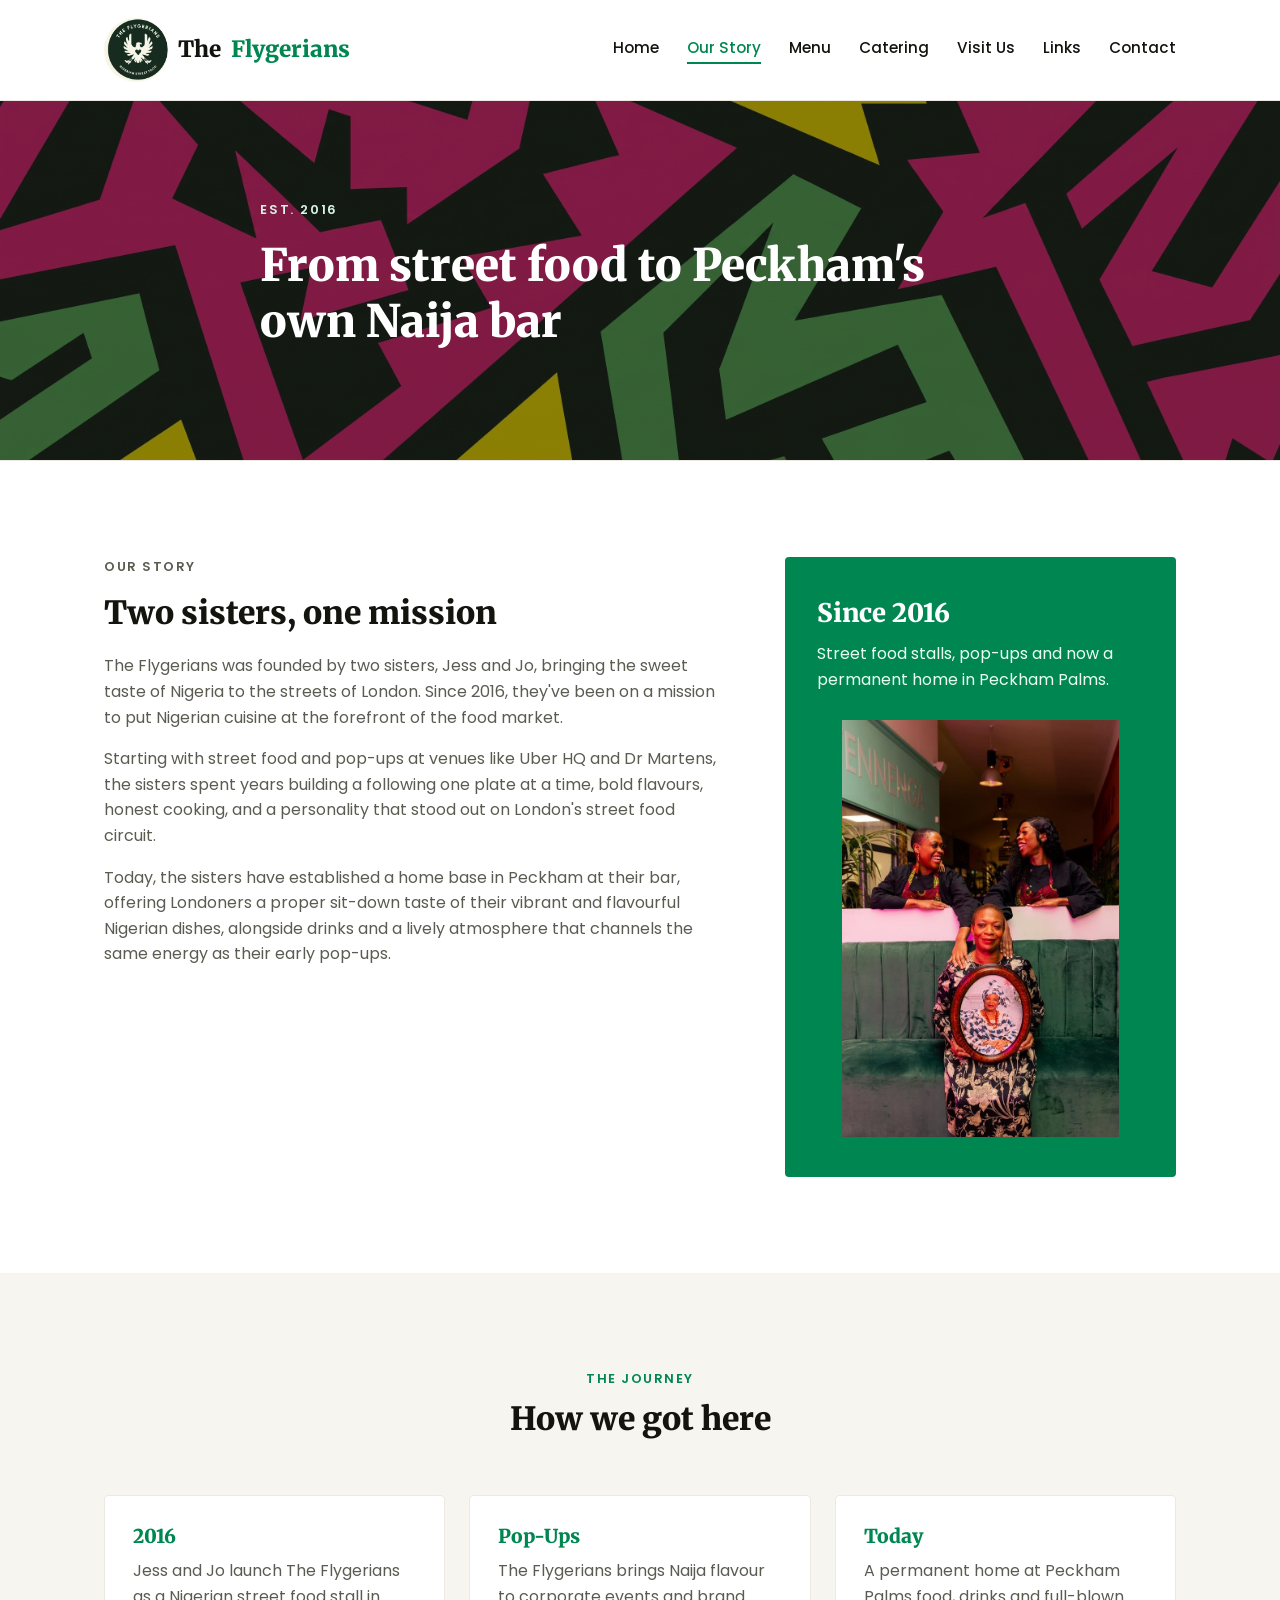
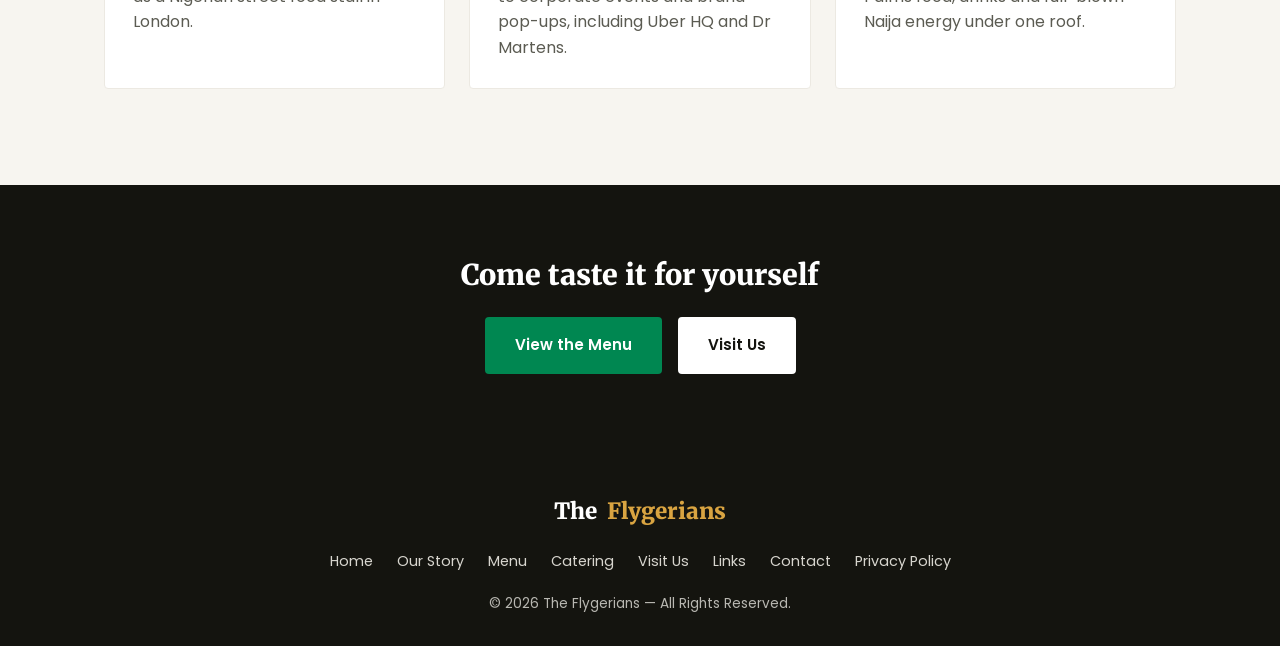
<file: about.html>
<!DOCTYPE html>
<html lang="en">
<head>
<meta charset="UTF-8">
<meta name="viewport" content="width=device-width, initial-scale=1.0">
<title>Our Story | The Flygerians</title>
<meta name="description" content="Founded by sisters Jess and Jo in 2016, The Flygerians brings Nigerian street food to Peckham, London. Read our story.">
<link rel="preconnect" href="https://fonts.googleapis.com">
<link rel="preconnect" href="https://fonts.gstatic.com" crossorigin>
<link href="https://fonts.googleapis.com/css2?family=Poppins:wght@400;500;600;700&family=Merriweather:wght@900&display=swap" rel="stylesheet">
<link rel="stylesheet" href="style.css">
<link rel="icon" type="image/svg+xml" href="favicon.svg">
</head>
<body>

<header class="site-header">
  <div class="container header-inner">
    <a href="index.html" class="logo"><img src="images/assets/Gemini_Generated_Image_34s81g34s81g34s8.jpg" alt="The Flygerians logo">The <span>Flygerians</span></a>
    <nav class="main-nav" id="mainNav">
      <a href="index.html">Home</a>
      <a href="about.html" class="active">Our Story</a>
      <a href="menu.html">Menu</a>
      <a href="catering.html">Catering</a>
      <a href="visit.html">Visit Us</a>
      <a href="links.html">Links</a>
      <a href="contact.html">Contact</a>
    </nav>
    <button class="nav-toggle" id="navToggle" aria-label="Toggle menu">
      <span></span><span></span><span></span>
    </button>
  </div>
</header>

<section class="page-hero">
  <div class="page-hero-background" aria-hidden="true">
    <img src="images/assets/Gemini_Generated_Image_98bgtc98bgtc98bg.jpg" alt="" width="1600" height="500">
  </div>
  <div class="container page-hero-content">
    <p class="eyebrow">Est. 2016</p>
    <h1>From street food to Peckham's own Naija bar</h1>
  </div>
</section>

<section class="about">
  <div class="container about-grid">
    <div class="about-text">
      <p class="section-label">Our Story</p>
      <h2>Two sisters, one mission</h2>
      <p>The Flygerians was founded by two sisters, Jess and Jo, bringing the sweet taste of Nigeria to the streets of London. Since 2016, they've been on a mission to put Nigerian cuisine at the forefront of the food market.</p>
      <p>Starting with street food and pop-ups at venues like Uber HQ and Dr Martens, the sisters spent years building a following one plate at a time, bold flavours, honest cooking, and a personality that stood out on London's street food circuit.</p>
      <p>Today, the sisters have established a home base in Peckham at their bar, offering Londoners a proper sit-down taste of their vibrant and flavourful Nigerian dishes, alongside drinks and a lively atmosphere that channels the same energy as their early pop-ups.</p>
    </div>
    <div class="about-card">
      <h3>Since 2016</h3>
      <p>Street food stalls, pop-ups and now a permanent home in Peckham Palms.</p>
      <img class="about-card-image" src="images\J&J\d3b78616-9a78-411a-89fc-b707950f2663.jpeg" alt="Placeholder for The Flygerians story" width="700" height="420">
    </div>
  </div>
</section>

<section class="timeline">
  <div class="container">
    <p class="section-label center">The Journey</p>
    <h2 class="center">How we got here</h2>
    <div class="timeline-grid">
      <div class="timeline-item">
        <h4>2016</h4>
        <p>Jess and Jo launch The Flygerians as a Nigerian street food stall in London.</p>
      </div>
      <div class="timeline-item">
        <h4>Pop-Ups</h4>
        <p>The Flygerians brings Naija flavour to corporate events and brand pop-ups, including Uber HQ and Dr Martens.</p>
      </div>
      <div class="timeline-item">
        <h4>Today</h4>
        <p>A permanent home at Peckham Palms food, drinks and full-blown Naija energy under one roof.</p>
      </div>
    </div>
  </div>
</section>

<section class="cta-strip">
  <div class="container cta-inner">
    <h2>Come taste it for yourself</h2>
    <div class="hero-actions center">
      <a href="menu.html" class="btn btn-primary">View the Menu</a>
      <a href="visit.html" class="btn btn-outline">Visit Us</a>
    </div>
  </div>
</section>

<footer class="site-footer">
  <div class="container footer-inner">
    <p class="logo">The <span>Flygerians</span></p>
    <nav class="footer-nav">
      <a href="index.html">Home</a>
      <a href="about.html">Our Story</a>
      <a href="menu.html">Menu</a>
      <a href="catering.html">Catering</a>
      <a href="visit.html">Visit Us</a>
      <a href="links.html">Links</a>
      <a href="contact.html">Contact</a>
      <a href="privacy.html">Privacy Policy</a>
    </nav>
    <p class="copyright">&copy; 2026 The Flygerians &mdash; All Rights Reserved.</p>
  </div>
</footer>

<script src="script.js" defer></script>
</body>
</html>
</file>
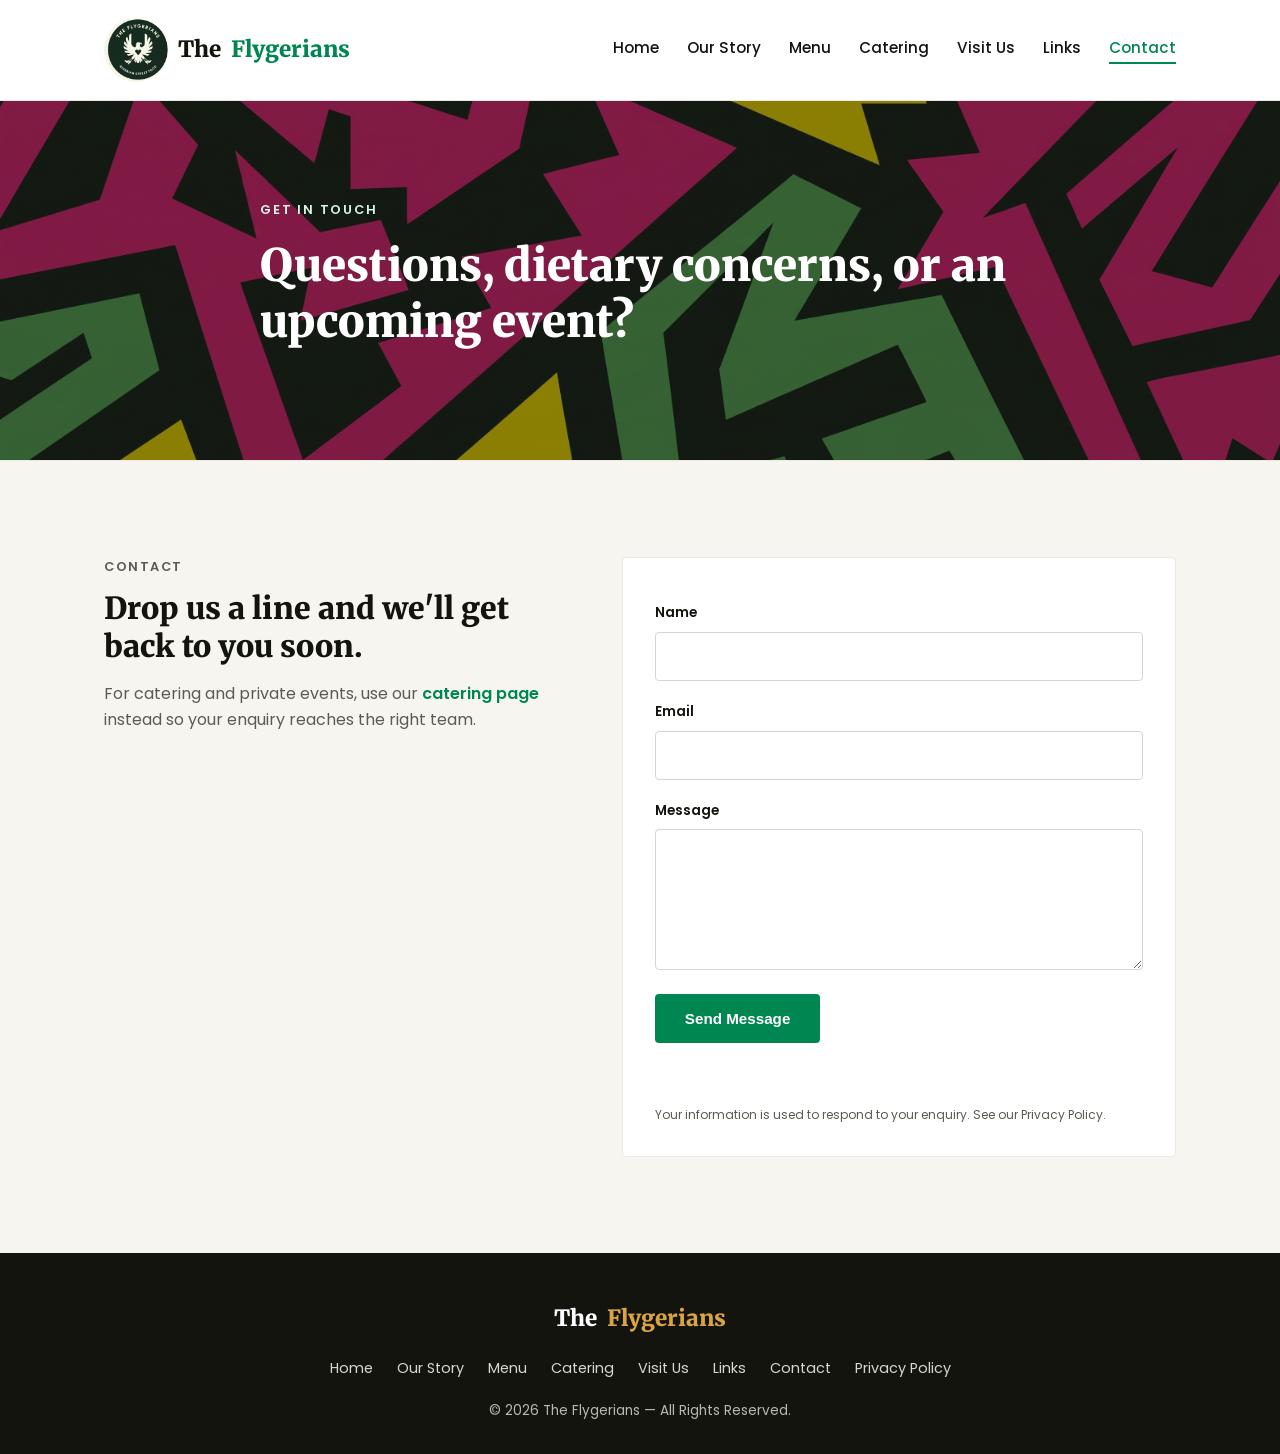
<file: contact.html>
<!DOCTYPE html>
<html lang="en">
<head>
<meta charset="UTF-8">
<meta name="viewport" content="width=device-width, initial-scale=1.0">
<title>Contact | The Flygerians</title>
<meta name="description" content="Get in touch with The Flygerians in Peckham, London for questions, dietary concerns or event enquiries.">
<link rel="preconnect" href="https://fonts.googleapis.com">
<link rel="preconnect" href="https://fonts.gstatic.com" crossorigin>
<link href="https://fonts.googleapis.com/css2?family=Poppins:wght@400;500;600;700&family=Merriweather:wght@900&display=swap" rel="stylesheet">
<link rel="stylesheet" href="style.css">
<link rel="icon" type="image/svg+xml" href="favicon.svg">
</head>
<body>

<header class="site-header">
  <div class="container header-inner">
    <a href="index.html" class="logo"><img src="images/assets/Gemini_Generated_Image_34s81g34s81g34s8.jpg" alt="The Flygerians logo">The <span>Flygerians</span></a>
    <nav class="main-nav" id="mainNav">
      <a href="index.html">Home</a>
      <a href="about.html">Our Story</a>
      <a href="menu.html">Menu</a>
      <a href="catering.html">Catering</a>
      <a href="visit.html">Visit Us</a>
      <a href="links.html">Links</a>
      <a href="contact.html" class="active">Contact</a>
    </nav>
    <button class="nav-toggle" id="navToggle" aria-label="Toggle menu">
      <span></span><span></span><span></span>
    </button>
  </div>
</header>

<section class="page-hero">
  <div class="page-hero-background" aria-hidden="true">
    <img src="images/assets/Gemini_Generated_Image_98bgtc98bgtc98bg.jpg" alt="" width="1600" height="500">
  </div>
  <div class="container page-hero-content">
    <p class="eyebrow">Get In Touch</p>
    <h1>Questions, dietary concerns, or an upcoming event?</h1>
  </div>
</section>

<section class="contact">
  <div class="container contact-grid">
    <div class="contact-text">
      <p class="section-label">Contact</p>
      <h2>Drop us a line and we'll get back to you soon.</h2>
      <p>For catering and private events, use our <a href="catering.html">catering page</a> instead so your enquiry reaches the right team.</p>
    </div>
    <form class="contact-form" id="contactForm">
      <input type="hidden" name="access_key" value="c95099a4-2312-495b-8459-7df5d259415c">
      <input type="hidden" name="subject" value="New contact enquiry from The Flygerians website">
      <input type="hidden" name="from_name" value="The Flygerians website">
      <label for="name">Name</label>
      <input type="text" id="name" name="name" required>

      <label for="email">Email</label>
      <input type="email" id="email" name="email" required>

      <label for="message">Message</label>
      <textarea id="message" name="message" rows="5" required></textarea>

      <button type="submit" class="btn btn-primary">Send Message</button>
      <p class="form-status" id="contactFormStatus" role="status" aria-live="polite"></p>
      <p class="form-note">Your information is used to respond to your enquiry. See our <a href="privacy.html">Privacy Policy</a>.</p>
    </form>
  </div>
</section>

<footer class="site-footer">
  <div class="container footer-inner">
    <p class="logo">The <span>Flygerians</span></p>
    <nav class="footer-nav">
      <a href="index.html">Home</a>
      <a href="about.html">Our Story</a>
      <a href="menu.html">Menu</a>
      <a href="catering.html">Catering</a>
      <a href="visit.html">Visit Us</a>
      <a href="links.html">Links</a>
      <a href="contact.html">Contact</a>
      <a href="privacy.html">Privacy Policy</a>
    </nav>
    <p class="copyright">&copy; 2026 The Flygerians &mdash; All Rights Reserved.</p>
  </div>
</footer>

<script src="script.js" defer></script>
</body>
</html>
</file>
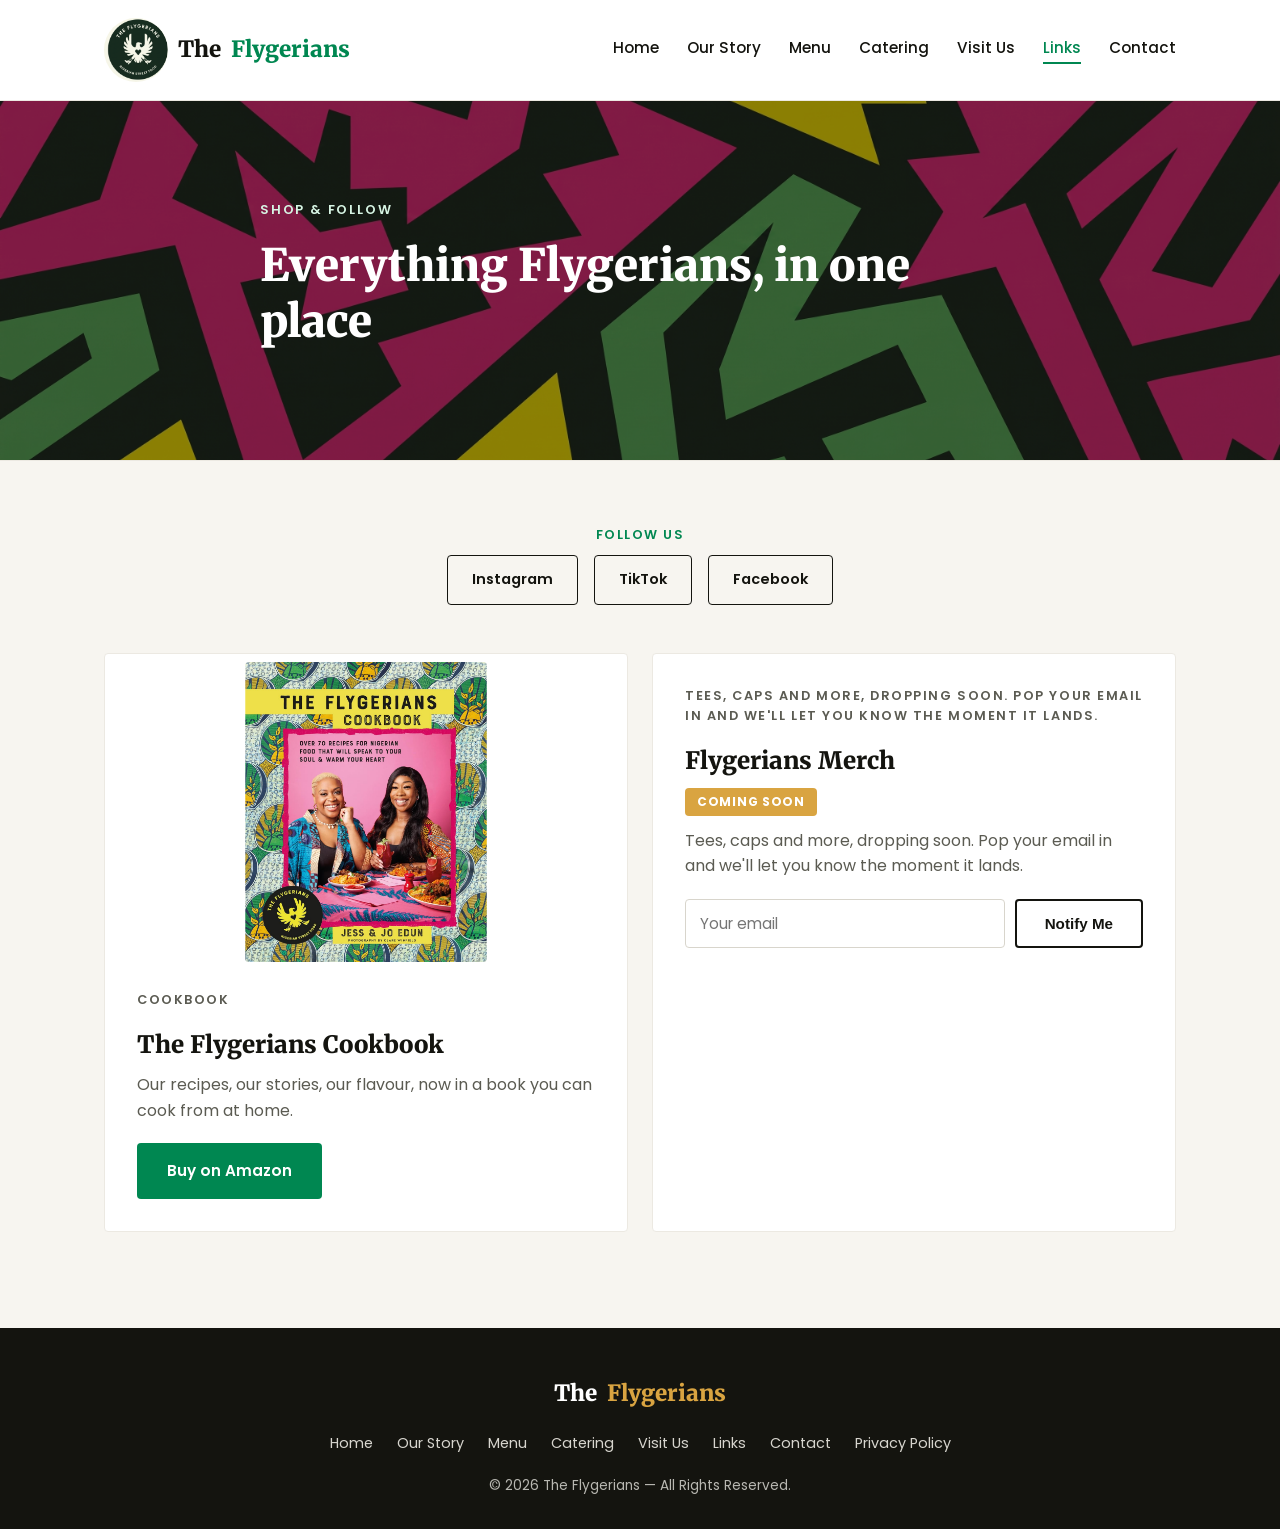
<file: links.html>
<!DOCTYPE html>
<html lang="en">
<head>
<meta charset="UTF-8">
<meta name="viewport" content="width=device-width, initial-scale=1.0">
<title>Links | The Flygerians</title>
<meta name="description" content="Get The Flygerians cookbook on Amazon and shop official merchandise. All our links in one place.">
<link rel="preconnect" href="https://fonts.googleapis.com">
<link rel="preconnect" href="https://fonts.gstatic.com" crossorigin>
<link href="https://fonts.googleapis.com/css2?family=Poppins:wght@400;500;600;700&family=Merriweather:wght@900&display=swap" rel="stylesheet">
<link rel="stylesheet" href="style.css">
<link rel="icon" type="image/svg+xml" href="favicon.svg">
</head>
<body>

<header class="site-header">
  <div class="container header-inner">
    <a href="index.html" class="logo"><img src="images/assets/Gemini_Generated_Image_34s81g34s81g34s8.jpg" alt="The Flygerians logo">The <span>Flygerians</span></a>
    <nav class="main-nav" id="mainNav">
      <a href="index.html" >Home</a>
      <a href="about.html">Our Story</a>
      <a href="menu.html">Menu</a>
      <a href="catering.html">Catering</a>
      <a href="visit.html">Visit Us</a>
      <a href="links.html" class="active">Links</a>
      <a href="contact.html">Contact</a>
    </nav>
    <button class="nav-toggle" id="navToggle" aria-label="Toggle menu">
      <span></span><span></span><span></span>
    </button>
  </div>
</header>

<section class="page-hero">
  <div class="page-hero-background" aria-hidden="true">
    <img src="images/assets/Gemini_Generated_Image_98bgtc98bgtc98bg.jpg" alt="" width="1600" height="500">
  </div>
  <div class="container page-hero-content">
    <p class="eyebrow">Shop &amp; Follow</p>
    <h1>Everything Flygerians, in one place</h1>
  </div>
</section>

<section class="social-strip">
  <div class="container">
    <p class="section-label center">Follow Us</p>
    <div class="social-row" id="socialRow">
      <a href="#" target="_blank" rel="noopener">Instagram</a>
      <a href="#" target="_blank" rel="noopener">TikTok</a>
      <a href="#" target="_blank" rel="noopener">Facebook</a>
    </div>
  </div>
</section>

<section class="links-page">
  <div class="container" id="linksContent">
    <!-- Rendered by render.js from data/links.json. Static fallback below shows if JavaScript fails to load. -->
    <div class="link-card">
      <img class="link-card-image" src="images/assets/%7B90588652-D0E3-491E-84FA-801A791F83B1%7D.png" alt="The Flygerians Cookbook" width="700" height="420">
      <p class="section-label">Cookbook</p>
      <h2>The Flygerians Cookbook</h2>
      <p>Our recipes, our stories, our flavour, now in a book you can cook from at home.</p>
      <a href="https://www.amazon.co.uk/Flygerians-Cookbook-recipes-Nigerian-speak/dp/1788796225?" class="btn btn-primary" id="cookbookLink" target="_blank" rel="noopener">Buy on Amazon</a>
    </div>
    <div class="link-card">
      <p class="section-label">Merchandise</p>
      <h2>Flygerians Merch</h2>
      <span class="badge">Coming Soon</span>
      <p>Tees, caps and more, dropping soon. Pop your email in and we'll let you know the moment it lands.</p>
      <form class="notify-form" id="notifyForm">
        <input type="email" placeholder="Your email" required aria-label="Email for merch updates">
        <button type="submit" class="btn btn-outline">Notify Me</button>
      </form>
    </div>
  </div>
</section>



<footer class="site-footer">
  <div class="container footer-inner">
    <p class="logo">The <span>Flygerians</span></p>
    <nav class="footer-nav">
      <a href="index.html">Home</a>
      <a href="about.html">Our Story</a>
      <a href="menu.html">Menu</a>
      <a href="catering.html">Catering</a>
      <a href="visit.html">Visit Us</a>
      <a href="links.html">Links</a>
      <a href="contact.html">Contact</a>
      <a href="privacy.html">Privacy Policy</a>
    </nav>
    <p class="copyright">&copy; 2026 The Flygerians &mdash; All Rights Reserved.</p>
  </div>
</footer>

<script src="render.js" defer></script>
<script src="script.js" defer></script>
</body>
</html>
</file>
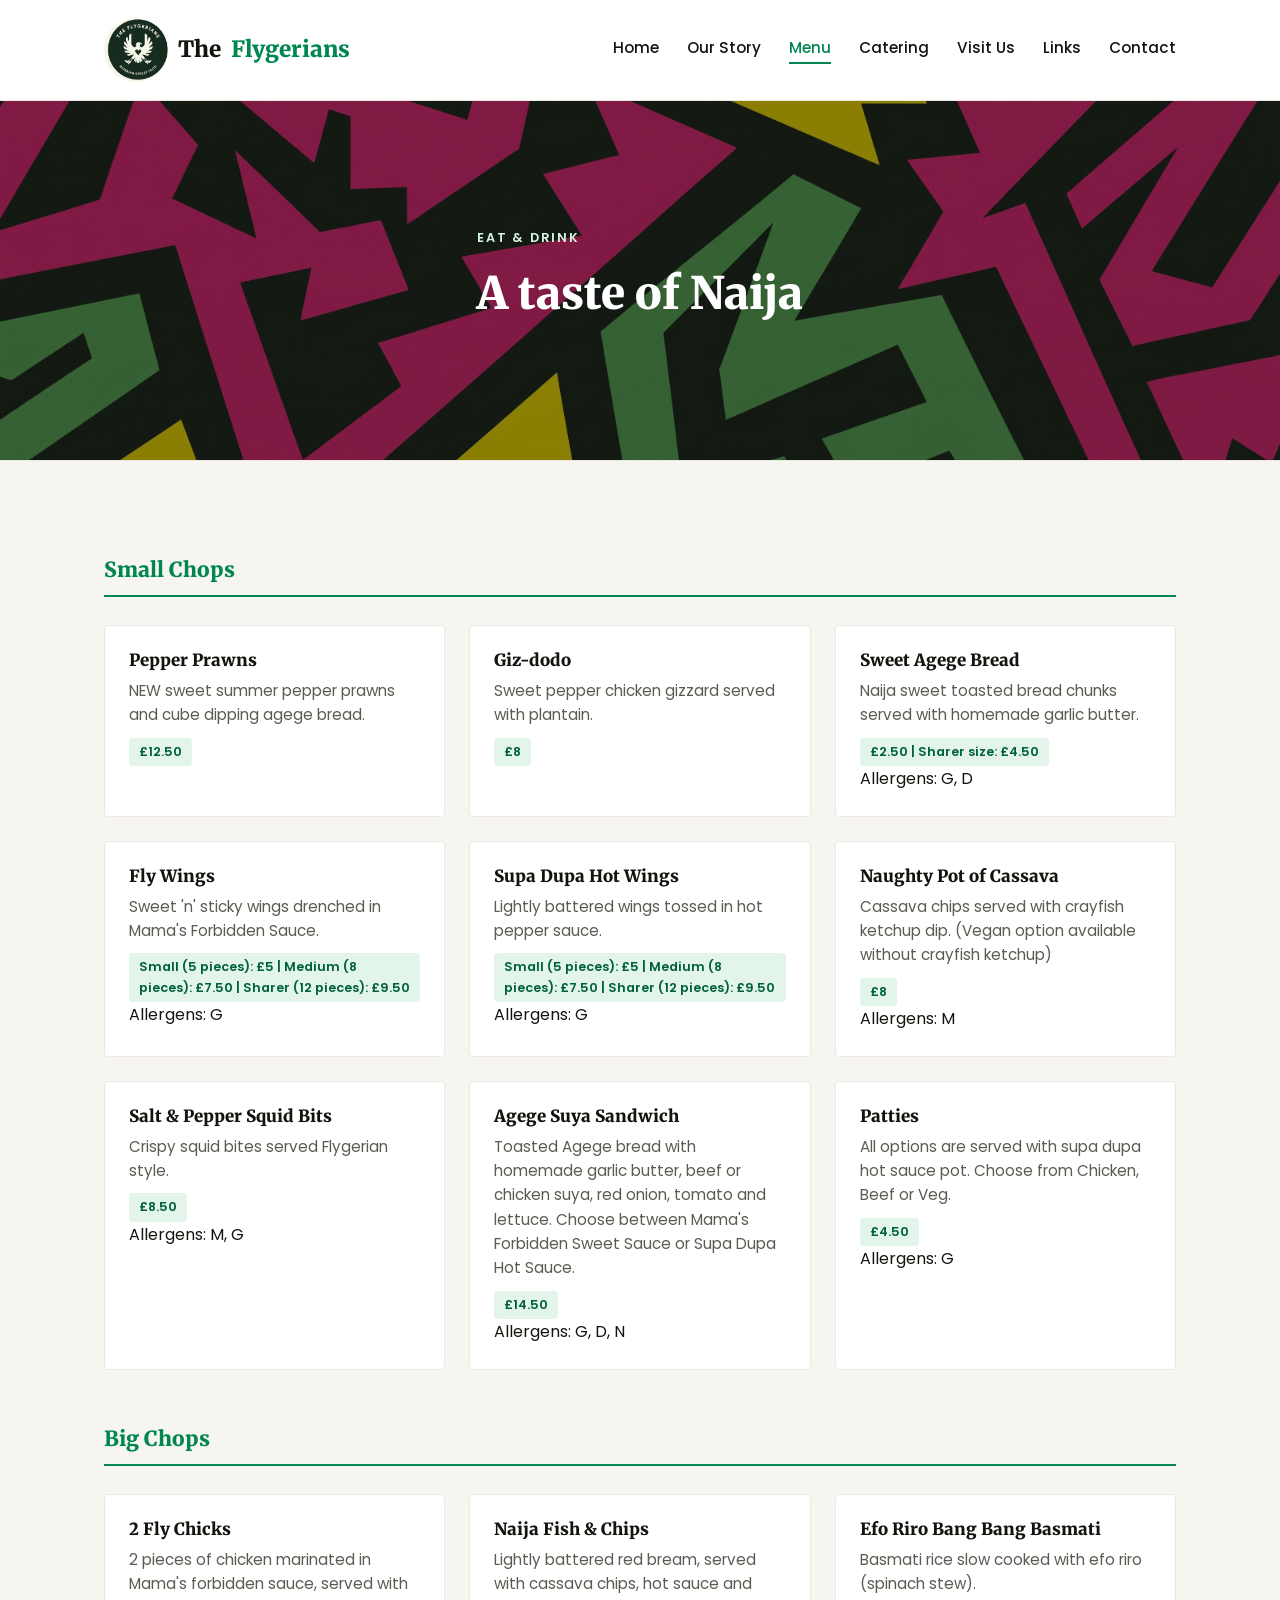
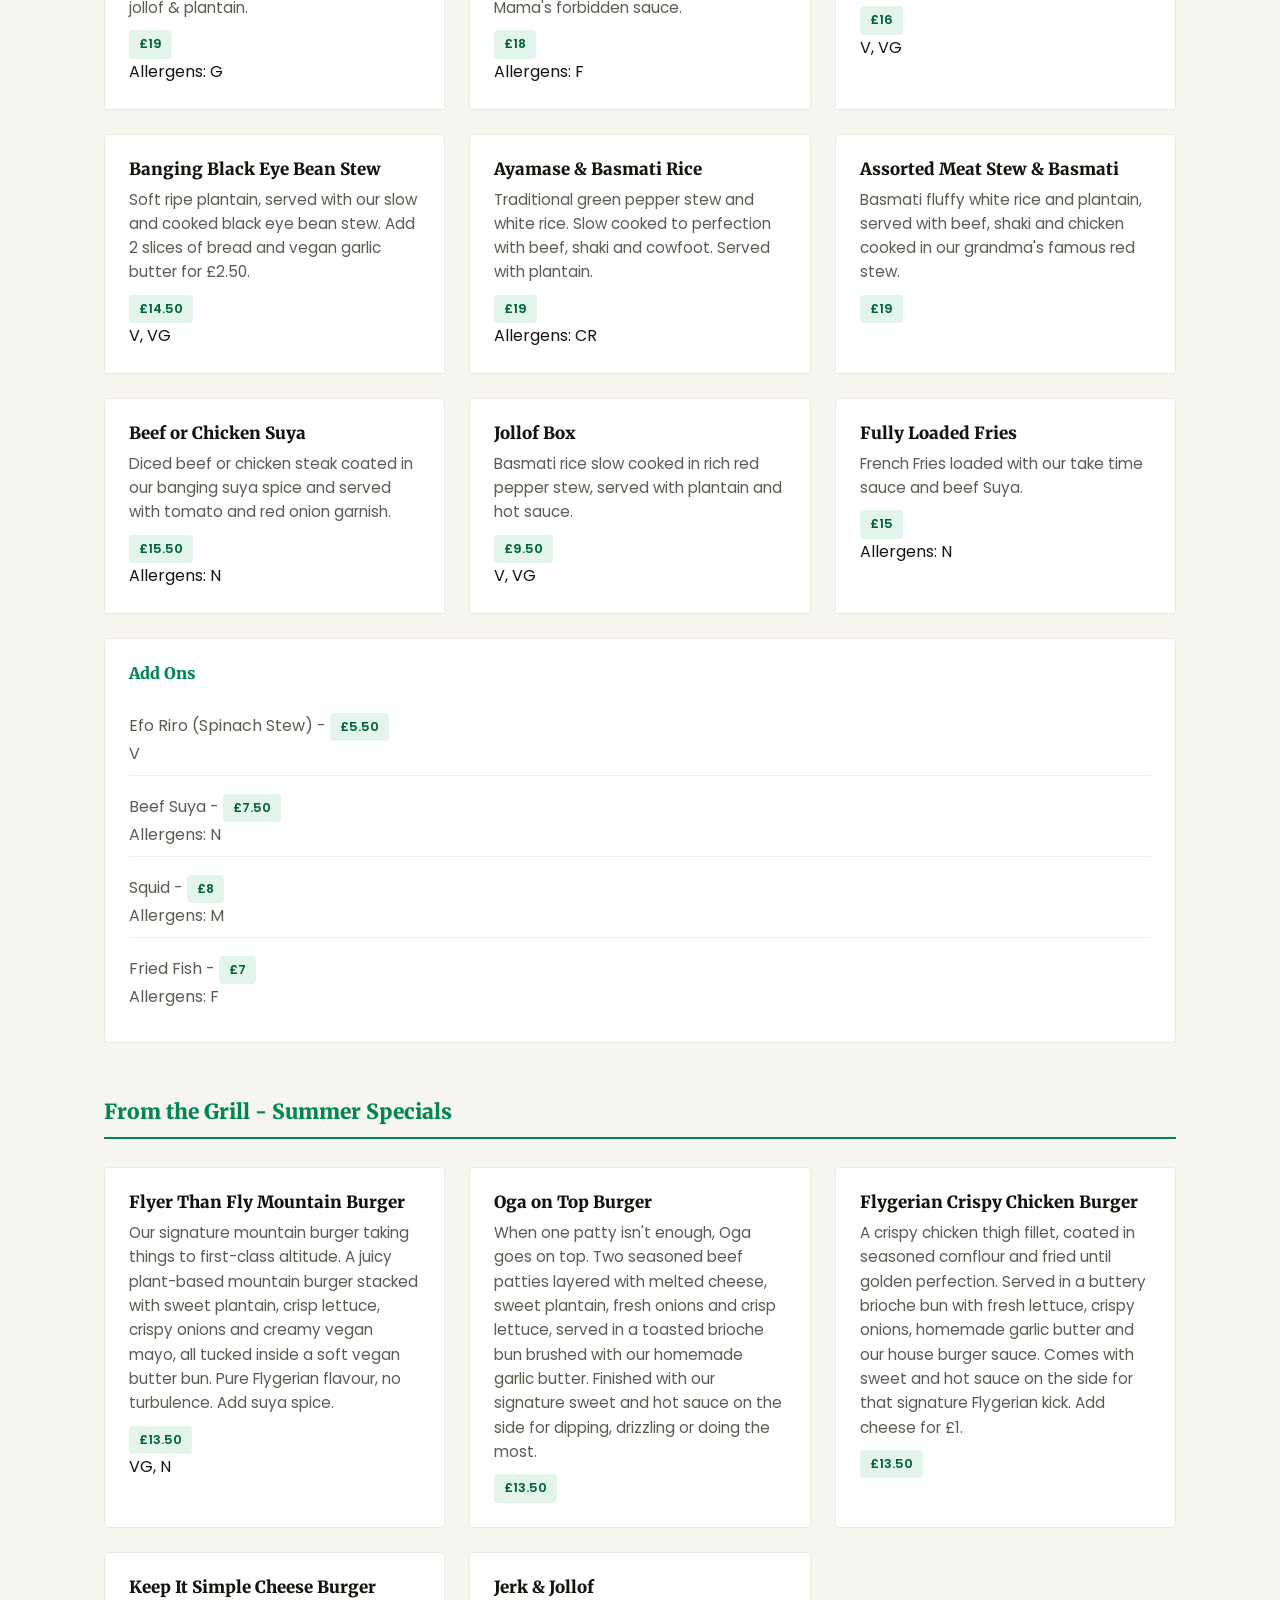
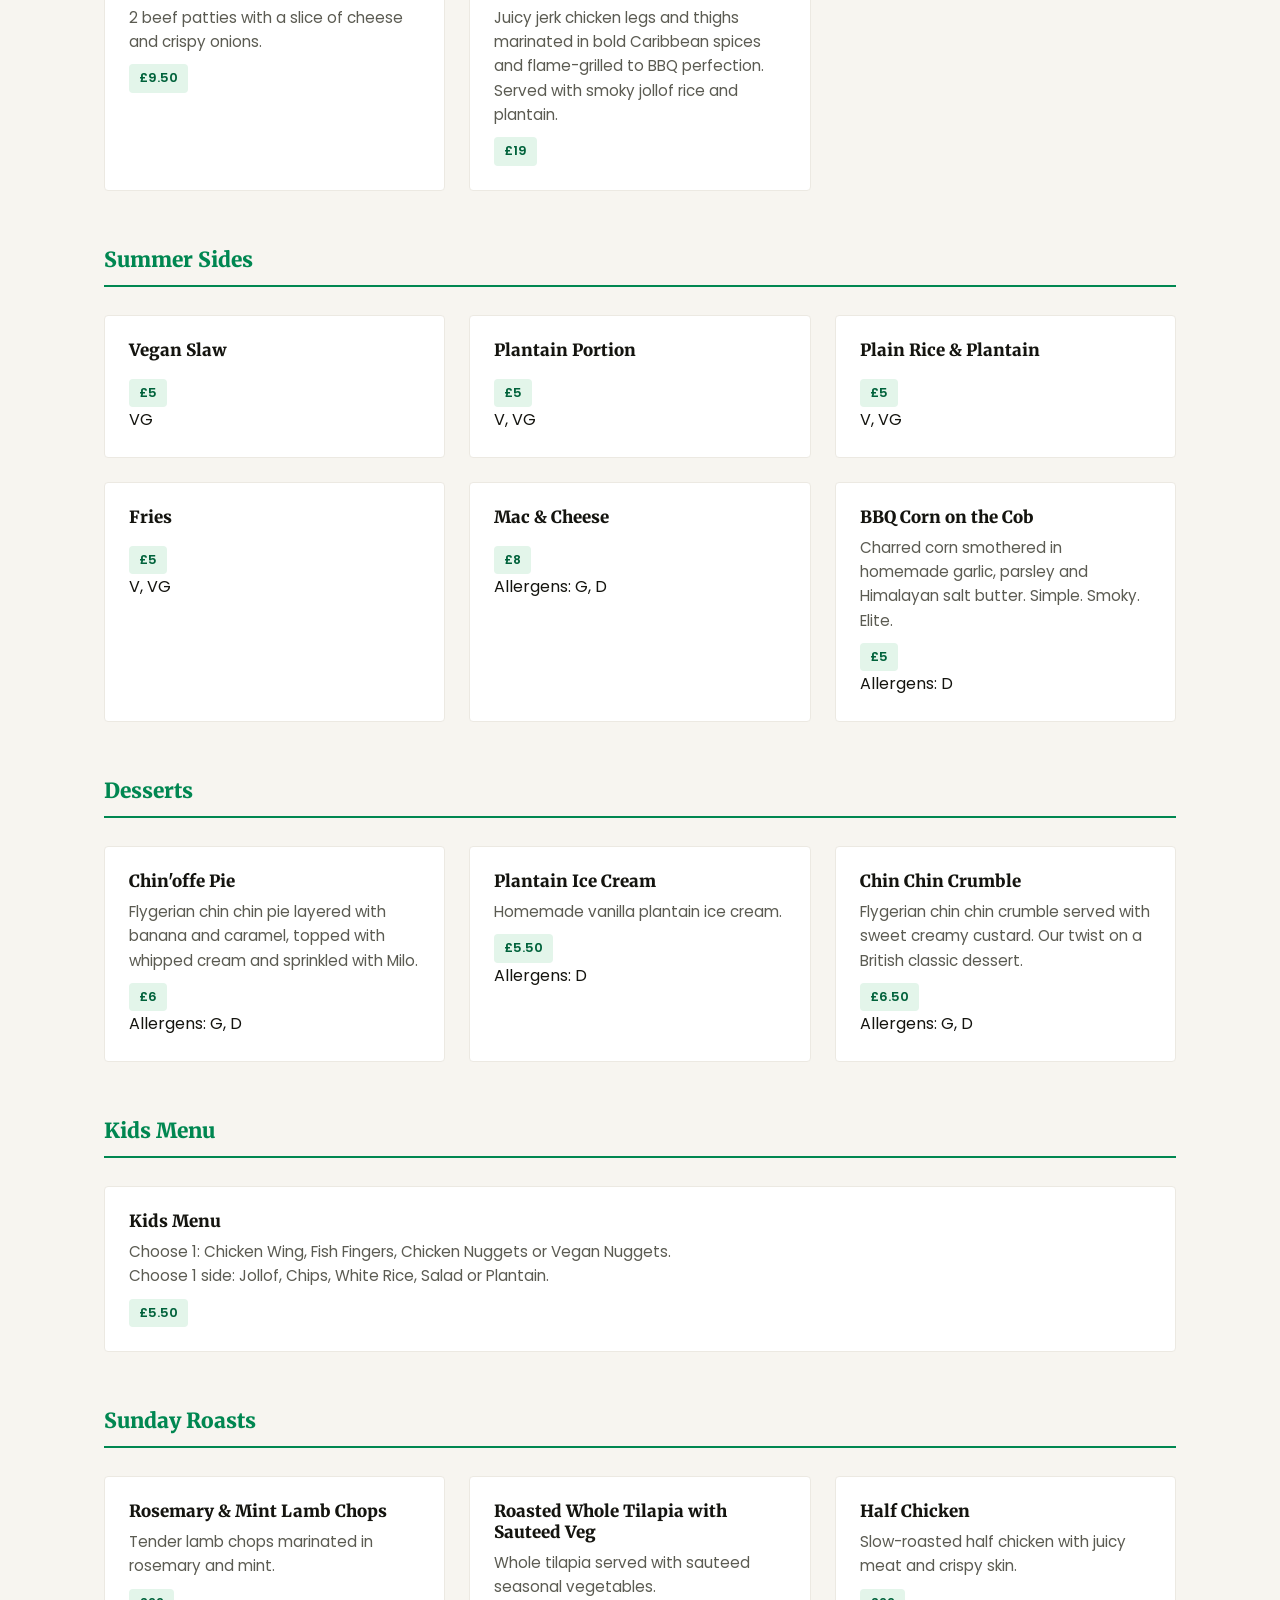
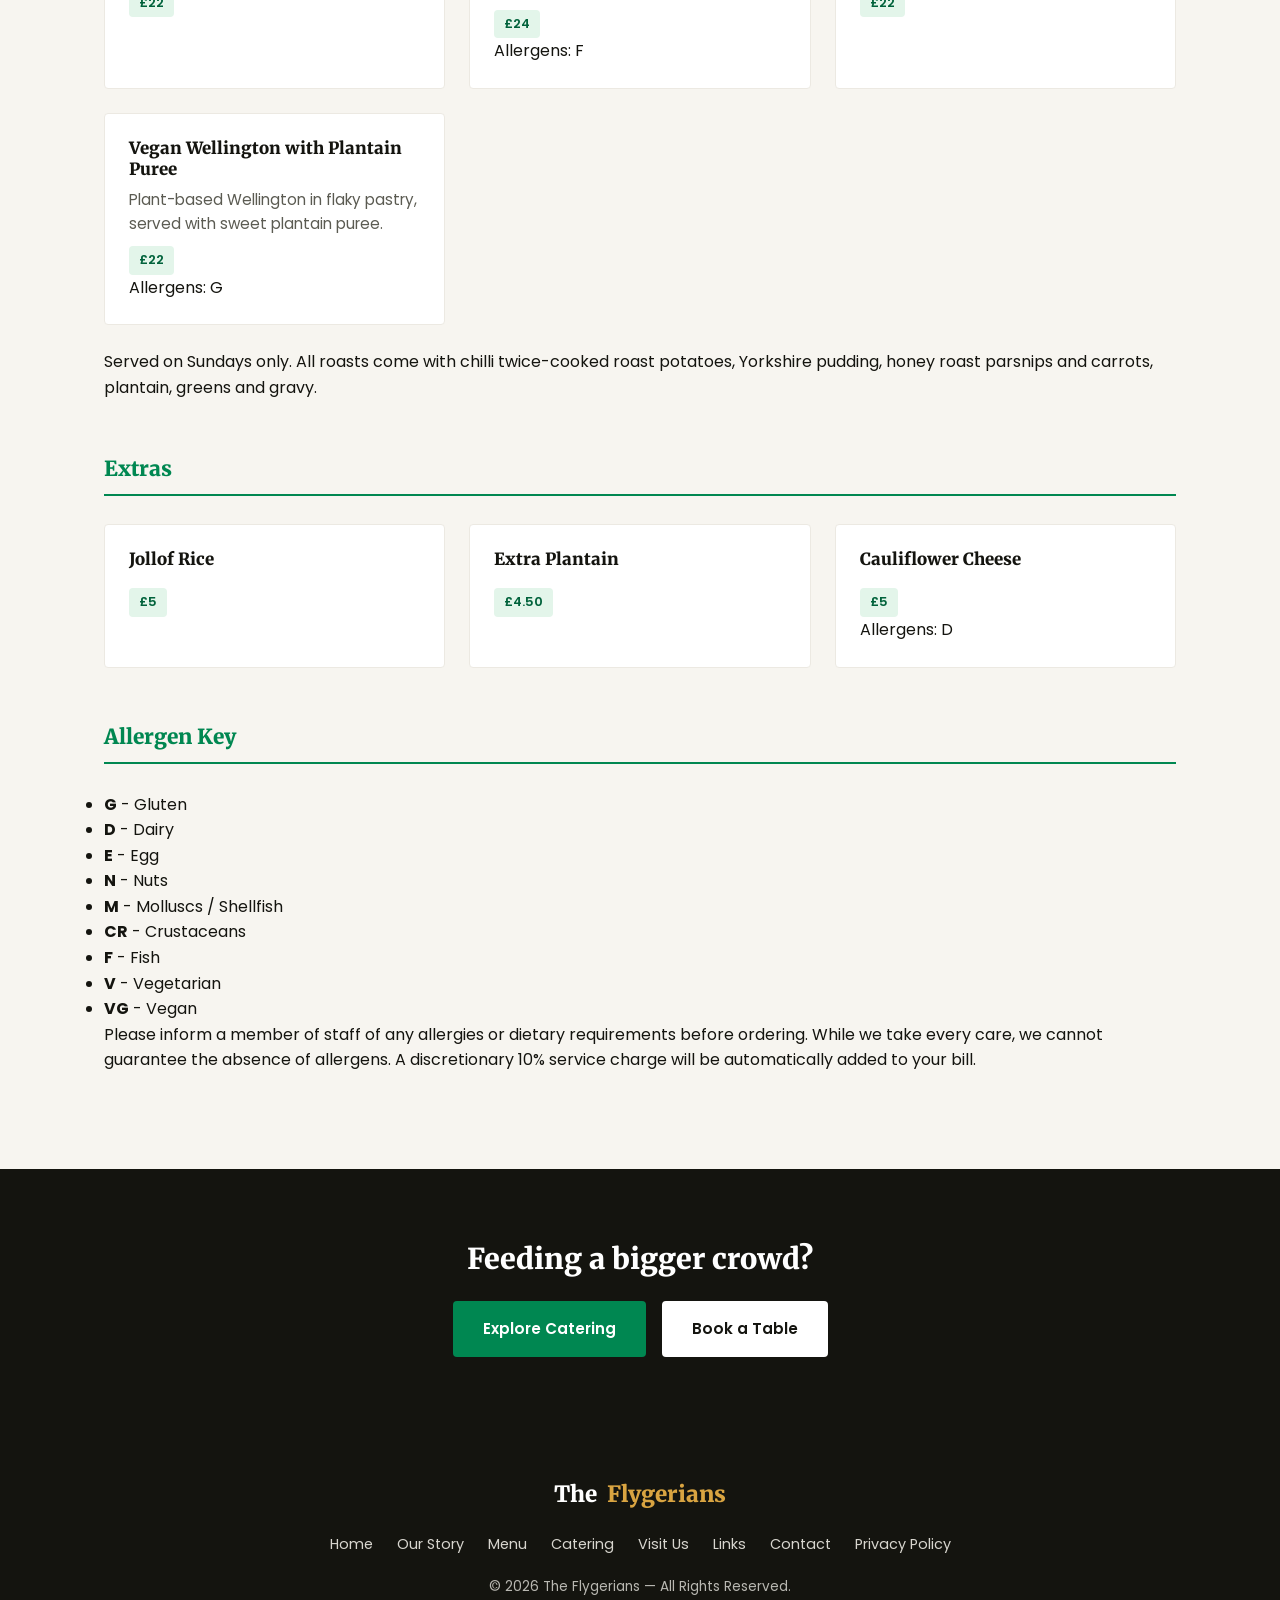
<file: menu.html>
<!DOCTYPE html>
<html lang="en">
<head>
<meta charset="UTF-8">
<meta name="viewport" content="width=device-width, initial-scale=1.0">
<title>Menu | The Flygerians</title>
<meta name="description" content="Small eats, big eats, dolci and a kids' menu at The Flygerians in Peckham, London.">
<link rel="preconnect" href="https://fonts.googleapis.com">
<link rel="preconnect" href="https://fonts.gstatic.com" crossorigin>
<link href="https://fonts.googleapis.com/css2?family=Poppins:wght@400;500;600;700&family=Merriweather:wght@900&display=swap" rel="stylesheet">
<link rel="stylesheet" href="style.css">
<link rel="icon" type="image/svg+xml" href="favicon.svg">
</head>
<body>

<header class="site-header">
  <div class="container header-inner">
    <a href="index.html" class="logo"><img src="images/assets/Gemini_Generated_Image_34s81g34s81g34s8.jpg" alt="The Flygerians logo">The <span>Flygerians</span></a>
    <nav class="main-nav" id="mainNav">
      <a href="index.html">Home</a>
      <a href="about.html">Our Story</a>
      <a href="menu.html" class="active">Menu</a>
      <a href="catering.html">Catering</a>
      <a href="visit.html">Visit Us</a>
      <a href="links.html">Links</a>
      <a href="contact.html">Contact</a>
    </nav>
    <button class="nav-toggle" id="navToggle" aria-label="Toggle menu">
      <span></span><span></span><span></span>
    </button>
  </div>
</header>

<section class="page-hero">
  <div class="page-hero-background" aria-hidden="true">
    <img src="images/assets/Gemini_Generated_Image_98bgtc98bgtc98bg.jpg" alt="" width="1600" height="500">
  </div>
  <div class="container page-hero-content">
    <p class="eyebrow">Eat &amp; Drink</p>
    <h1>A taste of Naija</h1>
  </div>
</section>

<section class="menu">
  <div class="container">
    <div id="menuContent">
      <!-- Rendered from data/menu.json by render.js. Edit menu items via /admin, no HTML editing needed. -->
      <p class="menu-note">Loading menu&hellip;</p>
    </div>
  </div>
</section>

<section class="cta-strip">
  <div class="container cta-inner">
    <h2>Feeding a bigger crowd?</h2>
    <div class="hero-actions center">
      <a href="catering.html" class="btn btn-primary">Explore Catering</a>
      <a href="https://www.opentable.co.uk/r/the-flygerians-london?corrid=6ee23ca1-cf4d-4437-9d9e-e57a435f9812&avt=eyJ2IjozLCJtIjowLCJwIjowLCJzIjowLCJuIjowfQ&p=2&sd=2026-08-19T19%3A00%3A00" class="btn btn-outline">Book a Table</a>
    </div>
  </div>
</section>

<footer class="site-footer">
  <div class="container footer-inner">
    <p class="logo">The <span>Flygerians</span></p>
    <nav class="footer-nav">
      <a href="index.html">Home</a>
      <a href="about.html">Our Story</a>
      <a href="menu.html">Menu</a>
      <a href="catering.html">Catering</a>
      <a href="visit.html">Visit Us</a>
      <a href="links.html">Links</a>
      <a href="contact.html">Contact</a>
      <a href="privacy.html">Privacy Policy</a>
    </nav>
    <p class="copyright">&copy; 2026 The Flygerians &mdash; All Rights Reserved.</p>
  </div>
</footer>

<script src="render.js" defer></script>
<script src="script.js" defer></script>
</body>
</html>
</file>
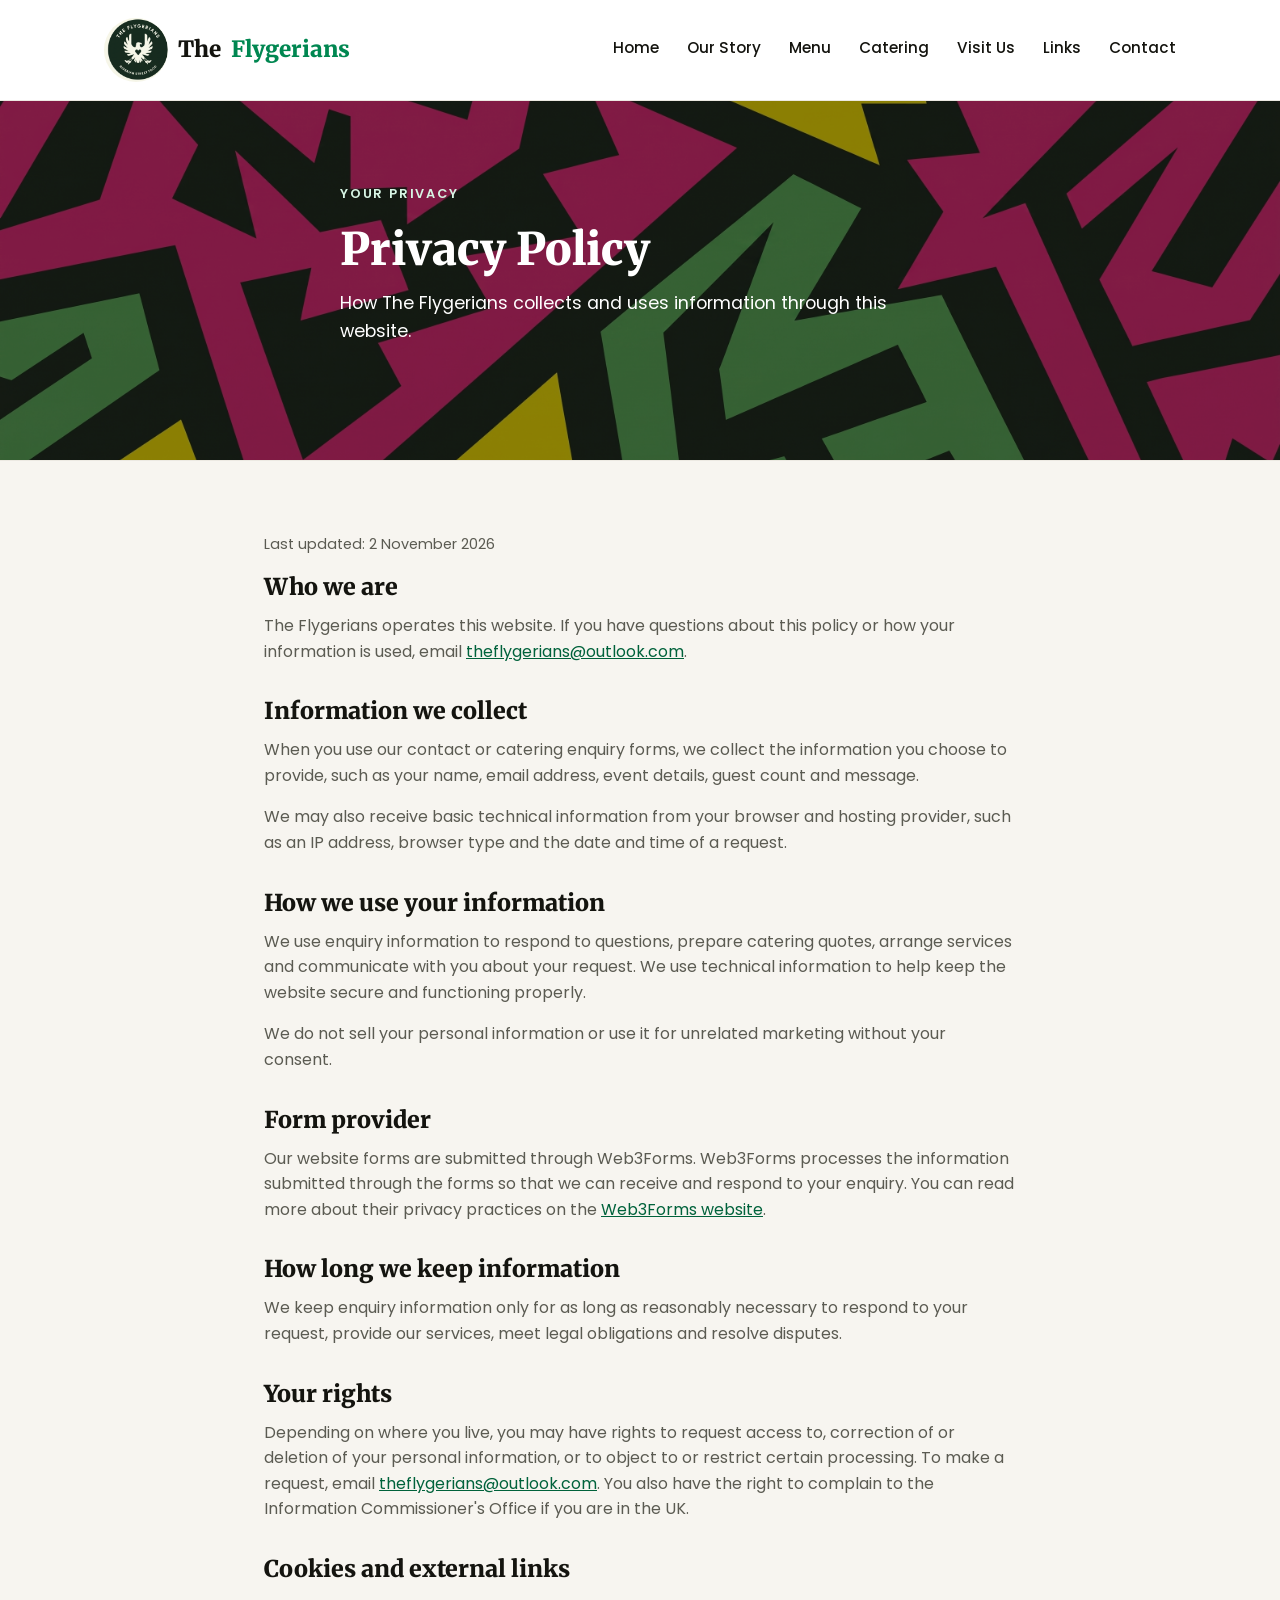
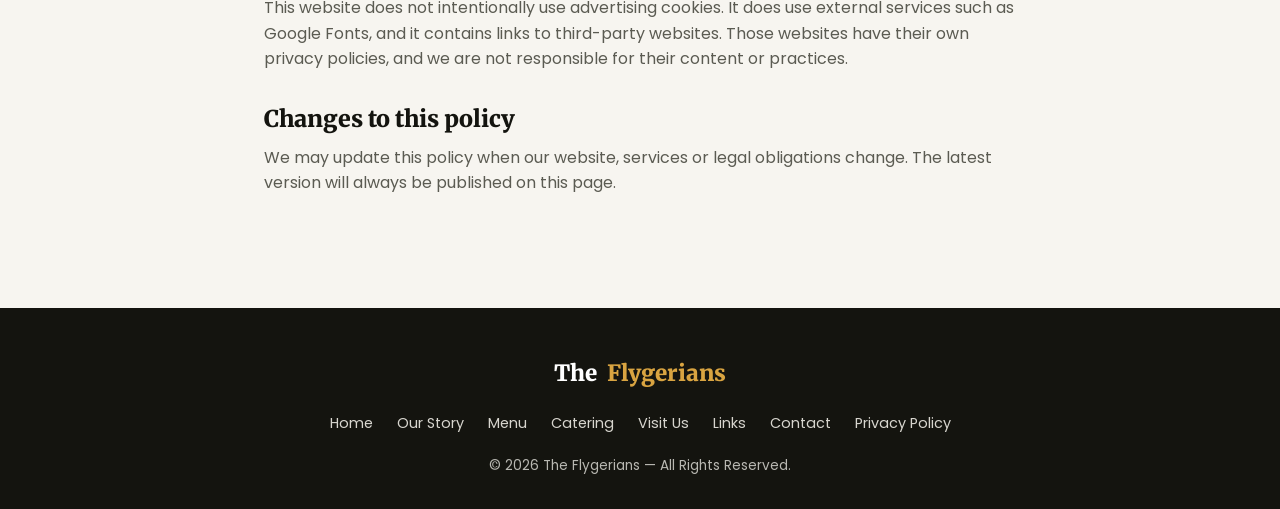
<file: privacy.html>
<!DOCTYPE html>
<html lang="en">
<head>
<meta charset="UTF-8">
<meta name="viewport" content="width=device-width, initial-scale=1.0">
<title>Privacy Policy | The Flygerians</title>
<meta name="description" content="Privacy policy for The Flygerians website and online enquiry forms.">
<link rel="preconnect" href="https://fonts.googleapis.com">
<link rel="preconnect" href="https://fonts.gstatic.com" crossorigin>
<link href="https://fonts.googleapis.com/css2?family=Poppins:wght@400;500;600;700&family=Merriweather:wght@900&display=swap" rel="stylesheet">
<link rel="stylesheet" href="style.css">
<link rel="icon" type="image/svg+xml" href="favicon.svg">
</head>
<body>

<header class="site-header">
  <div class="container header-inner">
    <a href="index.html" class="logo"><img src="images/assets/Gemini_Generated_Image_34s81g34s81g34s8.jpg" alt="The Flygerians logo">The <span>Flygerians</span></a>
    <nav class="main-nav" id="mainNav">
      <a href="index.html">Home</a>
      <a href="about.html">Our Story</a>
      <a href="menu.html">Menu</a>
      <a href="catering.html">Catering</a>
      <a href="visit.html">Visit Us</a>
      <a href="links.html">Links</a>
      <a href="contact.html">Contact</a>
    </nav>
    <button class="nav-toggle" id="navToggle" aria-label="Toggle menu">
      <span></span><span></span><span></span>
    </button>
  </div>
</header>

<section class="page-hero">
  <div class="page-hero-background" aria-hidden="true">
    <img src="images/assets/Gemini_Generated_Image_98bgtc98bgtc98bg.jpg" alt="" width="1600" height="500">
  </div>
  <div class="container page-hero-content">
    <p class="eyebrow">Your Privacy</p>
    <h1>Privacy Policy</h1>
    <p class="hero-text">How The Flygerians collects and uses information through this website.</p>
  </div>
</section>

<main class="policy-page">
  <div class="container policy-content">
    <p class="policy-updated">Last updated: 2 November 2026</p>

    <h2>Who we are</h2>
    <p>The Flygerians operates this website. If you have questions about this policy or how your information is used, email <a href="mailto:theflygerians@outlook.com">theflygerians@outlook.com</a>.</p>

    <h2>Information we collect</h2>
    <p>When you use our contact or catering enquiry forms, we collect the information you choose to provide, such as your name, email address, event details, guest count and message.</p>
    <p>We may also receive basic technical information from your browser and hosting provider, such as an IP address, browser type and the date and time of a request.</p>

    <h2>How we use your information</h2>
    <p>We use enquiry information to respond to questions, prepare catering quotes, arrange services and communicate with you about your request. We use technical information to help keep the website secure and functioning properly.</p>
    <p>We do not sell your personal information or use it for unrelated marketing without your consent.</p>

    <h2>Form provider</h2>
    <p>Our website forms are submitted through Web3Forms. Web3Forms processes the information submitted through the forms so that we can receive and respond to your enquiry. You can read more about their privacy practices on the <a href="https://web3forms.com/privacy" target="_blank" rel="noopener">Web3Forms website</a>.</p>

    <h2>How long we keep information</h2>
    <p>We keep enquiry information only for as long as reasonably necessary to respond to your request, provide our services, meet legal obligations and resolve disputes.</p>

    <h2>Your rights</h2>
    <p>Depending on where you live, you may have rights to request access to, correction of or deletion of your personal information, or to object to or restrict certain processing. To make a request, email <a href="mailto:theflygerians@outlook.com">theflygerians@outlook.com</a>. You also have the right to complain to the Information Commissioner's Office if you are in the UK.</p>

    <h2>Cookies and external links</h2>
    <p>This website does not intentionally use advertising cookies. It does use external services such as Google Fonts, and it contains links to third-party websites. Those websites have their own privacy policies, and we are not responsible for their content or practices.</p>

    <h2>Changes to this policy</h2>
    <p>We may update this policy when our website, services or legal obligations change. The latest version will always be published on this page.</p>
  </div>
</main>

<footer class="site-footer">
  <div class="container footer-inner">
    <p class="logo">The <span>Flygerians</span></p>
    <nav class="footer-nav">
      <a href="index.html">Home</a>
      <a href="about.html">Our Story</a>
      <a href="menu.html">Menu</a>
      <a href="catering.html">Catering</a>
      <a href="visit.html">Visit Us</a>
      <a href="links.html">Links</a>
      <a href="contact.html">Contact</a>
      <a href="privacy.html">Privacy Policy</a>
    </nav>
    <p class="copyright">&copy; 2026 The Flygerians &mdash; All Rights Reserved.</p>
  </div>
</footer>

<script src="script.js" defer></script>
</body>
</html>
</file>
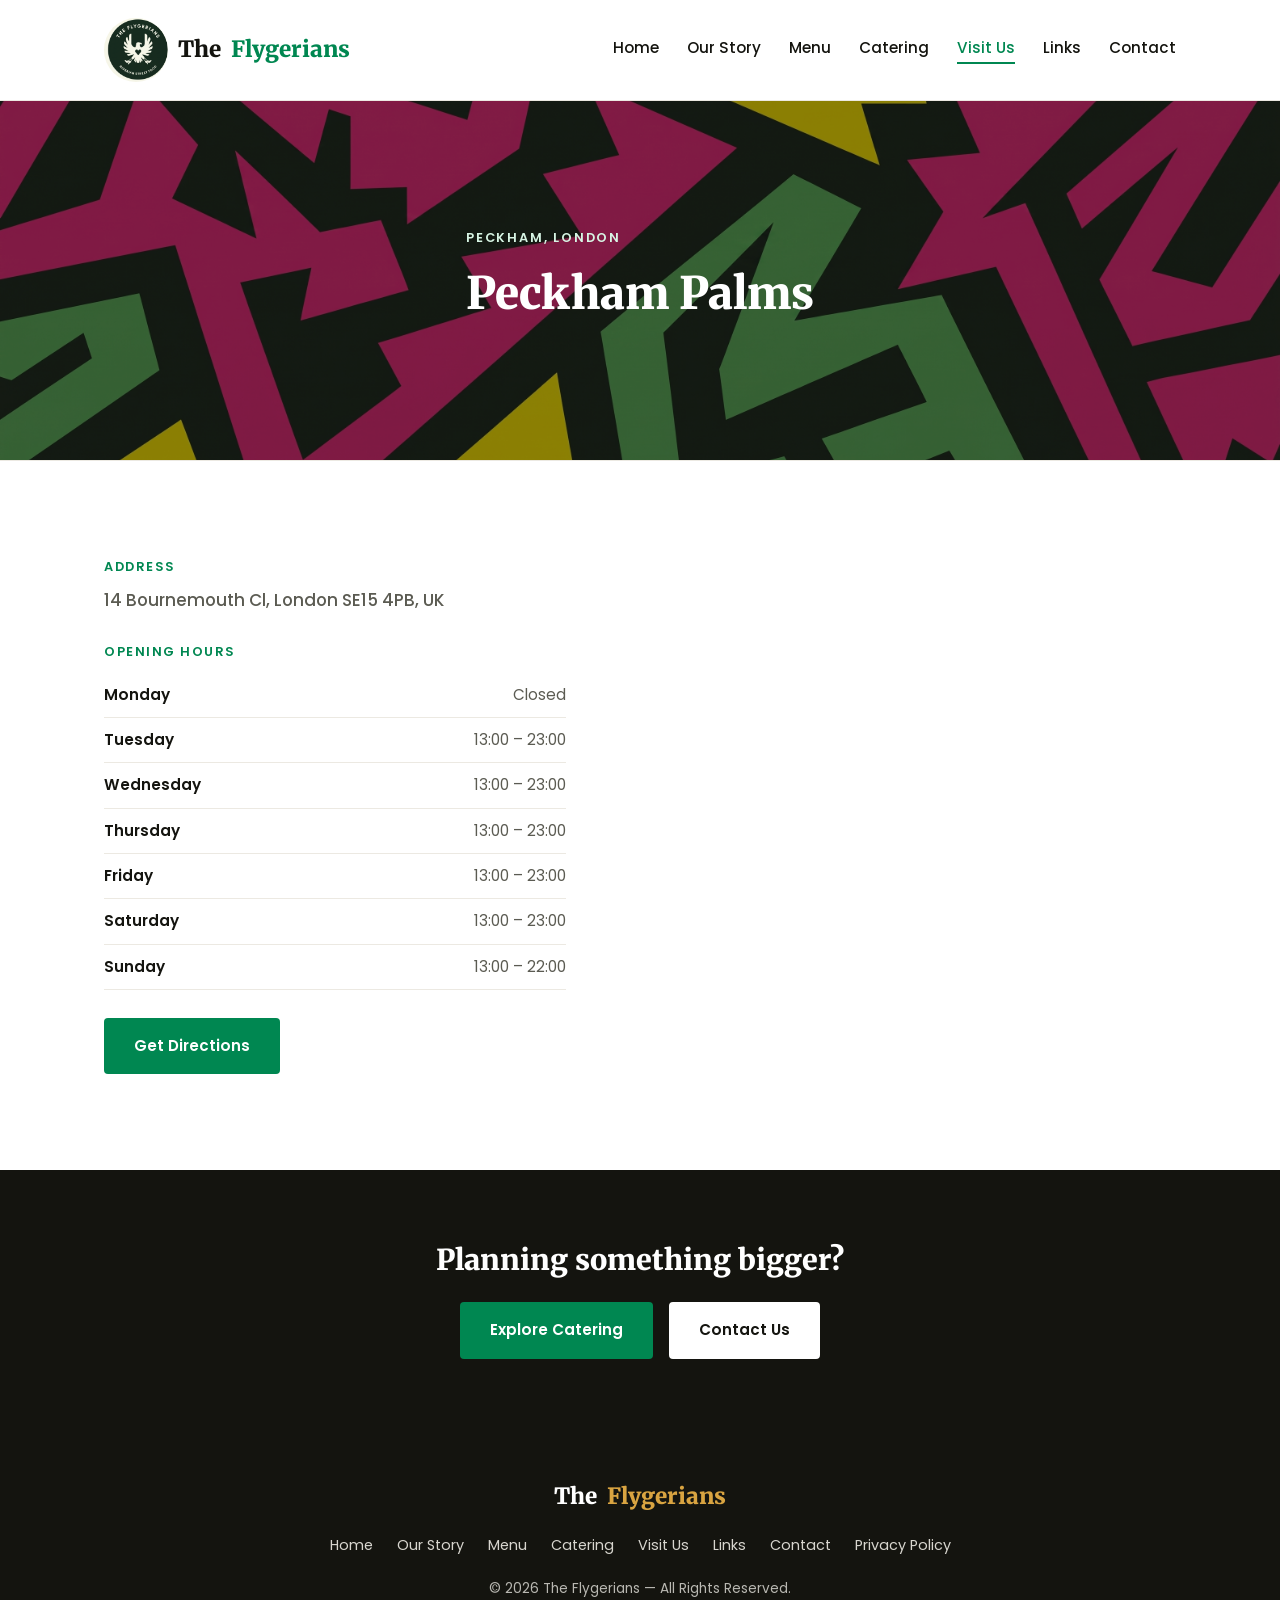
<file: visit.html>
<!DOCTYPE html>
<html lang="en">
<head>
<meta charset="UTF-8">
<meta name="viewport" content="width=device-width, initial-scale=1.0">
<title>Visit Us | The Flygerians</title>
<meta name="description" content="Find The Flygerians at Peckham Palms, London. Opening hours, address and directions.">
<link rel="preconnect" href="https://fonts.googleapis.com">
<link rel="preconnect" href="https://fonts.gstatic.com" crossorigin>
<link href="https://fonts.googleapis.com/css2?family=Poppins:wght@400;500;600;700&family=Merriweather:wght@900&display=swap" rel="stylesheet">
<link rel="stylesheet" href="style.css">
<link rel="icon" type="image/svg+xml" href="favicon.svg">
</head>
<body>

<header class="site-header">
  <div class="container header-inner">
    <a href="index.html" class="logo"><img src="images/assets/Gemini_Generated_Image_34s81g34s81g34s8.jpg" alt="The Flygerians logo">The <span>Flygerians</span></a>
    <nav class="main-nav" id="mainNav">
      <a href="index.html">Home</a>
      <a href="about.html">Our Story</a>
      <a href="menu.html">Menu</a>
      <a href="catering.html">Catering</a>
      <a href="visit.html" class="active">Visit Us</a>
      <a href="links.html">Links</a>
      <a href="contact.html">Contact</a>
    </nav>
    <button class="nav-toggle" id="navToggle" aria-label="Toggle menu">
      <span></span><span></span><span></span>
    </button>
  </div>
</header>

<section class="page-hero">
  <div class="page-hero-background" aria-hidden="true">
    <img src="images/assets/Gemini_Generated_Image_98bgtc98bgtc98bg.jpg" alt="" width="1600" height="500">
  </div>
  <div class="container page-hero-content">
    <p class="eyebrow">Peckham, London</p>
    <h1>Peckham Palms</h1>
  </div>
</section>

<section class="visit">
  <div class="container visit-grid">
    <div class="visit-info">
      <p class="section-label">Address</p>
      <p class="address js-address">14 Bournemouth Cl, London SE15 4PB, UK</p>
      <p class="section-label">Opening Hours</p>
      <table class="hours">
        <tbody id="hoursTable">
          <tr><td>Monday</td><td>Closed</td></tr>
          <tr><td>Tuesday</td><td>13:00 &ndash; 23:00</td></tr>
          <tr><td>Wednesday</td><td>13:00 &ndash; 23:00</td></tr>
          <tr><td>Thursday</td><td>13:00 &ndash; 23:00</td></tr>
          <tr><td>Friday</td><td>13:00 &ndash; 23:00</td></tr>
          <tr><td>Saturday</td><td>13:00 &ndash; 23:00</td></tr>
          <tr><td>Sunday</td><td>13:00 &ndash; 22:00</td></tr>
        </tbody>
      </table>
      <a href="https://www.google.com/maps?q=Peckham+Palms,+14+Bournemouth+Cl,+London+SE15+4PB,+UK" class="btn btn-primary" id="directionsLink" target="_blank" rel="noopener">Get Directions</a>
    </div>
    <div class="visit-map">
      <iframe
        id="mapFrame"
        title="The Flygerians location map"
        src="https://www.google.com/maps?q=Peckham+Palms,+14+Bournemouth+Cl,+London+SE15+4PB,+UK&output=embed"
        loading="lazy"
        referrerpolicy="no-referrer-when-downgrade">
      </iframe>
    </div>
  </div>
</section>

<section class="cta-strip">
  <div class="container cta-inner">
    <h2>Planning something bigger?</h2>
    <div class="hero-actions center">
      <a href="catering.html" class="btn btn-primary">Explore Catering</a>
      <a href="contact.html" class="btn btn-outline">Contact Us</a>
    </div>
  </div>
</section>

<footer class="site-footer">
  <div class="container footer-inner">
    <p class="logo">The <span>Flygerians</span></p>
    <nav class="footer-nav">
      <a href="index.html">Home</a>
      <a href="about.html">Our Story</a>
      <a href="menu.html">Menu</a>
      <a href="catering.html">Catering</a>
      <a href="visit.html">Visit Us</a>
      <a href="links.html">Links</a>
      <a href="contact.html">Contact</a>
      <a href="privacy.html">Privacy Policy</a>
    </nav>
    <p class="copyright">&copy; 2026 The Flygerians &mdash; All Rights Reserved.</p>
  </div>
</footer>

<script src="render.js" defer></script>
<script src="script.js" defer></script>
</body>
</html>
</file>
<file: style.css>
/* ===== The Flygerians — flat design, Nigerian flag palette, no gradients ===== */

:root {
  --green: #008751;
  --green-dark: #00623b;
  --white: #ffffff;
  --off-white: #f7f5f0;
  --black: #14140f;
  --gold: #d9a441;
  --gray: #5b5b52;
  --radius: 4px;
  --max-width: 1120px;
  --font-heading: 'Merriweather', serif;
  --font-body: 'Poppins', sans-serif;
}

* { box-sizing: border-box; margin: 0; padding: 0; }
html { scroll-behavior: smooth; }
body { font-family: var(--font-body); color: var(--black); background: var(--white); line-height: 1.6; }
img { max-width: 100%; display: block; }
.container { max-width: var(--max-width); margin: 0 auto; padding: 0 24px; }
h1, h2, h3, h4 { font-family: var(--font-heading); font-weight: 900; line-height: 1.25; color: var(--black); }
a { text-decoration: none; color: inherit; }

.section-label { text-transform: uppercase; letter-spacing: 0.12em; font-size: 0.8rem; font-weight: 600; color: var(--green); margin-bottom: 10px; }
.center { text-align: center; margin-left: auto; margin-right: auto; }

/* ===== Buttons ===== */
.btn { display: inline-block; padding: 14px 28px; border-radius: var(--radius); font-weight: 600; font-size: 0.95rem; border: 2px solid transparent; cursor: pointer; transition: background 0.2s ease, color 0.2s ease, border-color 0.2s ease; }
.btn-primary { background: var(--green); color: var(--white); }
.btn-primary:hover { background: var(--green-dark); }
.btn-outline { background: transparent; color: var(--black); border-color: var(--black); }
.btn-outline:hover { background: var(--black); color: var(--white); }

/* ===== Header ===== */
.site-header { position: sticky; top: 0; z-index: 100; background: var(--white); border-bottom: 1px solid #ece9e2; }
.header-inner { display: flex; align-items: center; justify-content: space-between; padding-top: 18px; padding-bottom: 18px; }
.logo { display: inline-flex; align-items: center; gap: 10px; font-family: var(--font-heading); font-weight: 900; font-size: 1.4rem; color: var(--black); }
.logo img { width: 64px; height: 64px; object-fit: cover; border-radius: 50%; }
.logo span { color: var(--green); }
.main-nav { display: flex; gap: 28px; flex-wrap: wrap; }
.main-nav a { font-weight: 500; font-size: 0.95rem; position: relative; padding-bottom: 4px; }
.main-nav a::after { content: ""; position: absolute; left: 0; bottom: 0; width: 0; height: 2px; background: var(--green); transition: width 0.2s ease; }
.main-nav a:hover::after, .main-nav a.active::after { width: 100%; }
.main-nav a.active { color: var(--green); }
.nav-toggle { display: none; flex-direction: column; gap: 5px; background: none; border: none; cursor: pointer; padding: 6px; }
.nav-toggle span { width: 24px; height: 2px; background: var(--black); }

/* ===== Hero (homepage) ===== */
.hero { position: relative; min-height: 620px; display: flex; align-items: center; background: var(--black); padding: 96px 0 110px; overflow: hidden; }
.hero-layout { width: 100%; }
.hero-inner { position: relative; z-index: 2; max-width: 640px; }
.eyebrow { text-transform: uppercase; letter-spacing: 0.14em; font-size: 0.8rem; font-weight: 600; color: #d7f5e4; margin-bottom: 16px; }
.hero h1 { color: var(--white); font-size: clamp(2.2rem, 5vw, 3.4rem); margin-bottom: 20px; }
.hero-text { font-size: 1.1rem; color: var(--white); margin-bottom: 32px; }
.hero-actions { display: flex; gap: 16px; flex-wrap: wrap; }
.hero-actions.center { justify-content: center; }
.hero-actions .btn-outline { background: var(--white); color: var(--black); border-color: var(--white); }
.hero-actions .btn-outline:hover { background: var(--black); color: var(--white); border-color: var(--black); }
.hero-slider { position: absolute; inset: 0; z-index: 0; }
.hero-slider::after { position: absolute; inset: 0; z-index: 1; background: rgba(0, 0, 0, 0.48); content: ""; }
.hero-slides { position: absolute; inset: 0; overflow: hidden; background: var(--black); }
.hero-slide { touch-action: pan-y; }
.hero-slide { position: absolute; inset: 0; opacity: 0; transition: opacity 0.35s ease; }
.hero-slide.is-active { opacity: 1; }
.hero-slide img { width: 100%; height: 100%; object-fit: cover; }
.hero-slide:first-child img { object-position: center 25%; }
.slider-control { position: absolute; top: 50%; z-index: 2; display: grid; place-items: center; width: 38px; height: 38px; border: 0; border-radius: 50%; background: var(--white); color: var(--black); font-size: 1.2rem; cursor: pointer; transform: translateY(-50%); }
.slider-control:hover, .slider-control:focus-visible { background: var(--green); color: var(--white); }
.slider-control:focus-visible, .slider-dot:focus-visible { outline: 3px solid var(--gold); outline-offset: 3px; }
.slider-prev { left: 16px; }
.slider-next { right: 16px; }
.slider-dots { position: absolute; bottom: 16px; left: 50%; z-index: 2; display: flex; gap: 8px; transform: translateX(-50%); }
.slider-dot { width: 10px; height: 10px; padding: 0; border: 2px solid var(--white); border-radius: 50%; background: transparent; cursor: pointer; }
.slider-dot.is-active { background: var(--white); }
.hero-flag { position: absolute; top: 0; right: 0; height: 100%; width: 12px; display: flex; flex-direction: column; }
.hero-flag span { flex: 1; }
.hero-flag span:nth-child(1) { background: var(--green); }
.hero-flag span:nth-child(2) { background: var(--white); border-left: 1px solid #ece9e2; border-right: 1px solid #ece9e2; }
.hero-flag span:nth-child(3) { background: var(--green); }

/* ===== Page hero (subpages) ===== */
.page-hero { position: relative; min-height: 360px; display: flex; align-items: center; background: var(--black); padding: 72px 0; border-bottom: 1px solid #ece9e2; overflow: hidden; }
.page-hero-background, .page-hero-background::after { position: absolute; inset: 0; }
.page-hero-background::after { background: rgba(0, 0, 0, 0.45); content: ""; }
.page-hero-background img { width: 100%; height: 100%; object-fit: cover; }
.page-hero-content { position: relative; z-index: 1; }
.page-hero .eyebrow { color: #d7f5e4; }
.page-hero h1 { max-width: 760px; color: var(--white); font-size: clamp(1.9rem, 4vw, 2.8rem); margin-bottom: 12px; }
.page-hero .hero-text { max-width: 600px; }

/* ===== Homepage teaser cards ===== */
.teaser { padding: 96px 0; }
.teaser-grid { display: grid; grid-template-columns: repeat(auto-fit, minmax(240px, 1fr)); gap: 24px; }
.teaser-card { display: block; background: var(--off-white); padding: 32px; border-radius: var(--radius); border: 1px solid #ece9e2; transition: border-color 0.2s ease; }
.teaser-card:hover { border-color: var(--green); }
.teaser-card h3 { font-size: 1.3rem; margin-bottom: 10px; }
.teaser-card p { color: var(--gray); margin-bottom: 16px; }
.teaser-link { font-weight: 600; color: var(--green); font-size: 0.9rem; }

/* ===== Catering showcase ===== */
.catering-showcase { padding: 96px 0; background: var(--white); }
.catering-showcase-grid { display: grid; grid-template-columns: minmax(0, 0.85fr) minmax(0, 1.15fr); gap: 0; align-items: center; }
.catering-packages { padding: 32px 8px 32px 0; }
.catering-gallery { min-width: 0; }
.catering-gallery h2 { font-size: 2.1rem; margin-bottom: 36px; }
.catering-slider { position: relative; max-width: 860px; height: 480px; margin: 0 auto; overflow: hidden; background: var(--black); border-radius: var(--radius); }
.catering-slides { position: absolute; inset: 0; }
.catering-slide { position: absolute; inset: 0; opacity: 0; transition: opacity 0.35s ease; }
.catering-slide.is-active { opacity: 1; }
.catering-slide img { width: 100%; height: 100%; object-fit: cover; }

/* ===== Visit strip (homepage) ===== */
.visit-strip { background: var(--green); padding: 56px 0; }
.visit-strip-inner { display: flex; justify-content: space-between; align-items: center; flex-wrap: wrap; gap: 20px; }
.visit-strip .section-label { color: #d7f5e4; }
.visit-strip h2 { color: var(--white); margin-bottom: 6px; }
.visit-strip p { color: #eafff2; }
.visit-strip .btn-outline { border-color: var(--white); color: var(--white); }
.visit-strip .btn-outline:hover { background: var(--white); color: var(--green); }

/* ===== About ===== */
.about { padding: 96px 0; }
.about-grid { display: grid; grid-template-columns: 1.6fr 1fr; gap: 56px; align-items: start; }
.about-text h2 { font-size: 2rem; margin-bottom: 20px; }
.about-text p { margin-bottom: 16px; color: var(--gray); }
.about-card { background: var(--green); color: var(--white); padding: 40px 32px; border-radius: var(--radius); }
.about-card-image { width: 85%; height: auto; object-fit: contain; margin: 28px auto 0; }
.about-card h3 { color: var(--white); font-size: 1.6rem; margin-bottom: 12px; }
.about-card p { color: #eafff2; }

/* ===== Timeline (about page) ===== */
.timeline { padding: 96px 0; background: var(--off-white); }
.timeline h2 { font-size: 2rem; margin-bottom: 56px; }
.timeline-grid { display: grid; grid-template-columns: repeat(auto-fit, minmax(240px, 1fr)); gap: 24px; }
.timeline-item { background: var(--white); border: 1px solid #ece9e2; border-radius: var(--radius); padding: 28px; }
.timeline-item h4 { color: var(--green); font-size: 1.2rem; margin-bottom: 10px; }
.timeline-item p { color: var(--gray); }

/* ===== CTA strip ===== */
.cta-strip { padding: 72px 0; text-align: center; background: var(--black); }
.cta-strip h2 { color: var(--white); margin-bottom: 24px; font-size: 1.8rem; }
.cta-strip .hero-actions .btn-outline { background: var(--white); color: var(--black); border-color: var(--white); }
.cta-strip .hero-actions .btn-outline:hover { background: var(--black); color: var(--white); border-color: var(--black); }

/* ===== Menu ===== */
.menu { padding: 96px 0; background: var(--off-white); }
.menu h2 { font-size: 2.1rem; margin-bottom: 56px; }
.menu-block { margin-bottom: 56px; }
.menu-block:last-child { margin-bottom: 0; }
.menu-heading { font-size: 1.3rem; color: var(--green); border-bottom: 2px solid var(--green); padding-bottom: 12px; margin-bottom: 28px; }
.menu-grid { display: grid; grid-template-columns: repeat(auto-fit, minmax(260px, 1fr)); gap: 24px; }
.menu-item { background: var(--white); padding: 24px; border-radius: var(--radius); border: 1px solid #ece9e2; }
.menu-item h4 { font-size: 1.05rem; margin-bottom: 8px; }
.menu-item p { color: var(--gray); font-size: 0.95rem; white-space: pre-line;}
.tag { display: inline-block; margin-top: 10px; font-size: 0.8rem; font-weight: 600; color: var(--green-dark); background: #e3f5ea; padding: 4px 10px; border-radius: var(--radius); }
.menu-note { text-align: center; color: var(--gray); font-size: 0.9rem; margin-top: 24px; }

.addons { margin-top: 24px; background: var(--white); border: 1px solid #ece9e2; border-radius: var(--radius); padding: 24px; }
.addons h4 { margin-bottom: 12px; color: var(--green); }
.addons ul { list-style: none; }
.addons li { padding: 8px 0; border-bottom: 1px solid #f0eee7; color: var(--gray); }
.addons li:last-child { border-bottom: none; }

/* ===== Catering info grid ===== */
.catering-info { padding: 64px 0; }
.catering-info-grid { display: grid; grid-template-columns: repeat(auto-fit, minmax(220px, 1fr)); gap: 32px; }
.info-item h3 { color: var(--green); font-size: 1.1rem; margin-bottom: 10px; }
.info-item p { color: var(--gray); font-size: 0.95rem; }
.category-subtitle {
  text-align: center;
  font-weight: 600;
  margin-bottom: 1.5rem;
}

.category-addon {
  text-align: center;
  font-weight: 600;
  margin-top: 1.5rem;
}

.pricing-tiers {
  display: flex;
  justify-content: center;
  gap: 2.5rem;
  margin-top: 2rem;
  flex-wrap: wrap;
}

.pricing-tier {
  border-top: 2px solid currentColor;
  padding-top: 0.75rem;
  min-width: 180px;
  text-align: left;
}

.pricing-tier-price {
  font-weight: 700;
}

.pricing-tier-detail {
  font-size: 0.9rem;
  opacity: 0.85;
}
.category-subtitle {
  text-align: center;
  font-weight: 600;
  margin-bottom: 1.5rem;
}

.category-addon {
  text-align: center;
  font-weight: 600;
  margin-top: 1.5rem;
}

.category-note {
  margin-top: 1.5rem;
}

.pricing-tiers {
  display: flex;
  justify-content: center;
  gap: 2.5rem;
  margin-top: 2rem;
  flex-wrap: wrap;
}

.pricing-tier {
  border-top: 2px solid currentColor;
  padding-top: 0.75rem;
  min-width: 180px;
  text-align: left;
}

.pricing-tier-title {
  font-weight: 700;
}

.pricing-tier-detail {
  font-size: 0.9rem;
  opacity: 0.85;
}

.info-page {
  display: flex;
  gap: 2.5rem;
  flex-wrap: wrap;
  margin-bottom: 2rem;
}

.info-page-column {
  flex: 1;
  min-width: 220px;
}

.info-page-column h4 {
  font-weight: 700;
  margin-bottom: 0.25rem;
}

.info-page-column p {
  margin-bottom: 1rem;
}

.plain-list {
  list-style: none;
  padding: 0;
  margin: 0 auto 1.5rem;
  text-align: center;
  max-width: 900px;
}

.plain-list li {
  font-weight: 600;
  margin-bottom: 0.5rem;
}

.menu-groups {
  display: flex;
  gap: 2.5rem;
  flex-wrap: wrap;
  margin-bottom: 1.5rem;
}

.menu-group {
  flex: 1;
  min-width: 220px;
}

.menu-group h4 {
  font-weight: 700;
  margin-bottom: 0.5rem;
}

.menu-group .plain-list {
  text-align: left;
  margin: 0;
}

.group-note {
  font-style: italic;
  margin-bottom: 0.5rem;
}



/* ===== Visit ===== */
.visit { padding: 96px 0; }
.visit-grid { display: grid; grid-template-columns: 1fr 1.2fr; gap: 56px; align-items: center; }
.visit-info .section-label:not(:first-child) { margin-top: 28px; }
.address { color: var(--gray); margin-bottom: 8px; font-weight: 500; font-size: 1.05rem; }
.hours { width: 100%; border-collapse: collapse; margin-bottom: 28px; }
.hours td { padding: 10px 0; border-bottom: 1px solid #ece9e2; font-size: 0.95rem; }
.hours td:first-child { font-weight: 600; }
.hours td:last-child { text-align: right; color: var(--gray); }
.visit-map iframe { width: 100%; height: 340px; border: 0; border-radius: var(--radius); }

/* ===== Links page ===== */
.links-page { padding: 24px 0 96px; background: var(--off-white); }
.links-page .container { display: grid; grid-template-columns: repeat(auto-fit, minmax(280px, 1fr)); gap: 24px; }
.link-card { background: var(--white); border: 1px solid #ece9e2; border-radius: var(--radius); padding: 32px; }
.link-card-image { display: block; width: auto; max-width: 100%; height: 300px; object-fit: contain; object-position: center; background: var(--off-white); margin: -24px auto 28px; border-radius: var(--radius); }
.link-card h2 { font-size: 1.5rem; margin-bottom: 12px; }
.link-card p { color: var(--gray); margin-bottom: 20px; }
.badge { display: inline-block; background: var(--gold); color: var(--white); font-size: 0.75rem; font-weight: 700; text-transform: uppercase; letter-spacing: 0.06em; padding: 4px 12px; border-radius: var(--radius); margin-bottom: 12px; }
.notify-form { display: flex; gap: 10px; flex-wrap: wrap; }
.notify-form input { flex: 1; min-width: 180px; padding: 12px 14px; border: 1px solid #d8d5cc; border-radius: var(--radius); font-family: var(--font-body); font-size: 0.95rem; }
.notify-form input:focus { outline: none; border-color: var(--green); }

.social-strip { padding: 64px 0 24px; background: var(--off-white); }
.social-row { display: flex; gap: 16px; justify-content: center; flex-wrap: wrap; }
.social-row a { padding: 12px 24px; border: 1px solid var(--black); border-radius: var(--radius); font-weight: 600; font-size: 0.9rem; }
.social-row a:hover { background: var(--black); color: var(--white); }

/* ===== Contact ===== */
.contact { padding: 96px 0; background: var(--off-white); }
.contact-grid { display: grid; grid-template-columns: 1fr 1.2fr; gap: 56px; }
.contact-text h2 { font-size: 1.9rem; margin: 12px 0 16px; }
.contact-text p { color: var(--gray); }
.contact-text a { color: var(--green); font-weight: 600; }
.contact-form { display: flex; flex-direction: column; gap: 8px; background: var(--white); padding: 32px; border-radius: var(--radius); border: 1px solid #ece9e2; }
.contact-form label { font-size: 0.85rem; font-weight: 600; margin-top: 12px; }
.contact-form input, .contact-form textarea { font-family: var(--font-body); padding: 12px 14px; border: 1px solid #d8d5cc; border-radius: var(--radius); font-size: 0.95rem; resize: vertical; }
.contact-form input:focus, .contact-form textarea:focus { outline: none; border-color: var(--green); }
.contact-form .btn { margin-top: 16px; align-self: flex-start; }
.form-note { font-size: 0.75rem; color: var(--gray); margin-top: 12px; }
.form-status { min-height: 1.5em; margin-top: 12px; font-size: 0.9rem; color: var(--gray); }
.form-status-success { color: var(--green-dark); }
.form-status-error { color: #a12622; }
.contact-form .btn:disabled { cursor: wait; opacity: 0.65; }

/* ===== Privacy policy ===== */
.policy-page { padding: 72px 0 96px; background: var(--off-white); }
.policy-content { max-width: 800px; }
.policy-updated { color: var(--gray); font-size: 0.9rem; margin-bottom: 32px; }
.policy-content h2 { font-size: 1.45rem; margin: 32px 0 12px; }
.policy-content h2:first-of-type { margin-top: 0; }
.policy-content p { color: var(--gray); margin-bottom: 16px; }
.policy-content a { color: var(--green-dark); text-decoration: underline; }

/* ===== 404 page ===== */
.not-found { min-height: 520px; display: flex; align-items: center; padding: 96px 0; background: var(--off-white); text-align: center; }
.not-found-content { max-width: 700px; }
.not-found h1 { font-size: clamp(2.2rem, 5vw, 3.5rem); margin-bottom: 20px; }
.not-found p:not(.section-label) { color: var(--gray); font-size: 1.1rem; margin-bottom: 32px; }
.not-found .hero-actions { justify-content: center; }

/* ===== Footer ===== */
.site-footer { background: var(--black); color: var(--white); padding: 48px 0 32px; }
.footer-inner { display: flex; flex-direction: column; align-items: center; gap: 20px; text-align: center; }
.site-footer .logo { color: var(--white); }
.site-footer .logo span { color: var(--gold); }
.footer-nav { display: flex; gap: 24px; flex-wrap: wrap; justify-content: center; }
.footer-nav a { font-size: 0.9rem; color: #d8d6cf; }
.footer-nav a:hover { color: var(--white); }
.copyright { font-size: 0.85rem; color: #b9b8b2; }

/* ===== Responsive ===== */
@media (max-width: 860px) {
  .about-grid, .visit-grid, .contact-grid { grid-template-columns: 1fr; }
  .visit-map iframe { height: 280px; }
  .hero-inner { max-width: 640px; }
}

@media (max-width: 720px) {
  .main-nav { position: absolute; top: 100%; left: 0; right: 0; background: var(--white); flex-direction: column; padding: 16px 24px; border-bottom: 1px solid #ece9e2; display: none; gap: 16px; }
  .main-nav.open { display: flex; }
  .nav-toggle { display: flex; }
  .slider-control { display: none; }
  .hero, .page-hero { padding: 64px 0 80px; }
  .catering-showcase { padding: 64px 0; }
  .catering-showcase-grid { grid-template-columns: 1fr; gap: 32px; }
  .catering-packages { padding: 0; }
  .catering-slider { height: 320px; }
  .visit-strip-inner { text-align: center; justify-content: center; flex-direction: column; }
}
</file>
